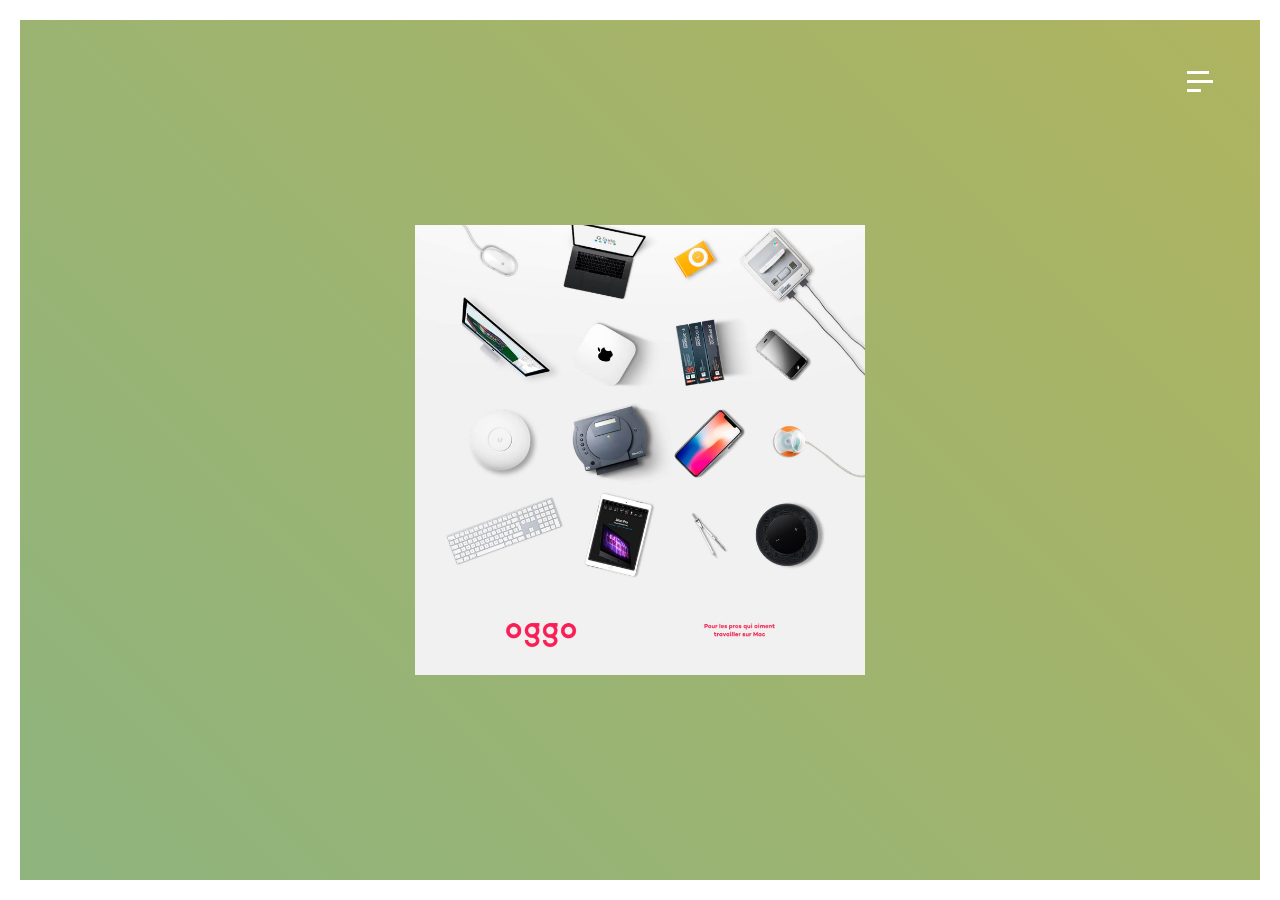
<file: index.html>
<!DOCTYPE html><html lang="en"><head><meta charset="UTF-8"><meta name="viewport" content="width=device-width, initial-scale=1.0"><title>Colorz test task</title><link rel="icon" href="favicon.ec13a82f.ico"><link rel="stylesheet" href="main.c46b3e0b.css"></head><body> <header class="header"> <button type="button" class="header__nav-btn nav-btn"> <div class="nav-btn__bar-wrapper"> <span class="nav-btn__bar"></span> <span class="nav-btn__bar"></span> <span class="nav-btn__bar"></span> </div> </button> </header> <main class="main"> <div class="square"> <div class="square__inner"> <img class="square__card square__card--front" src="promo.f229b7a1.jpg" alt="promo"> <video class="square__card square__card--back" preload="auto" loop autoplay muted> <source src="promo-hd.7092602e.mp4" type="video/mp4"> </video> </div> </div> </main> <script type="text/javascript" src="main.563fe0d1.js"></script> </body></html>
</file>
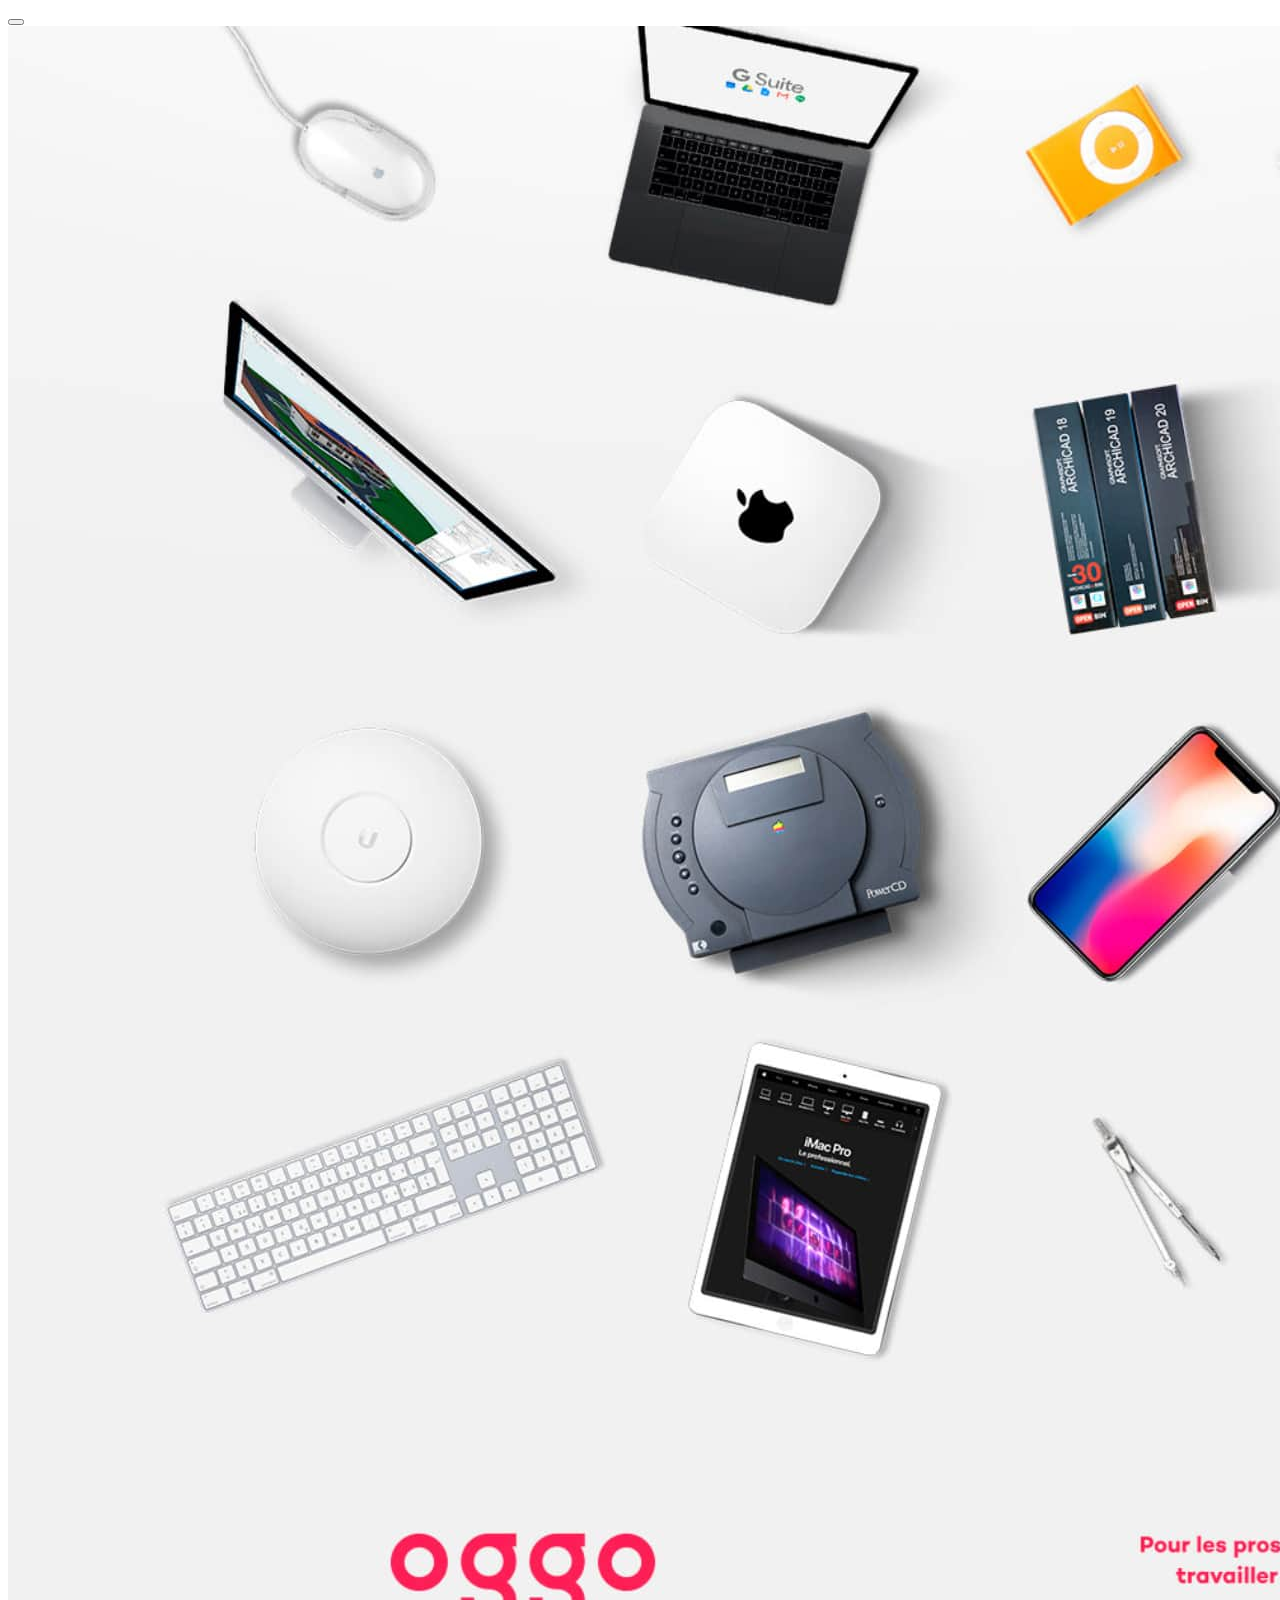
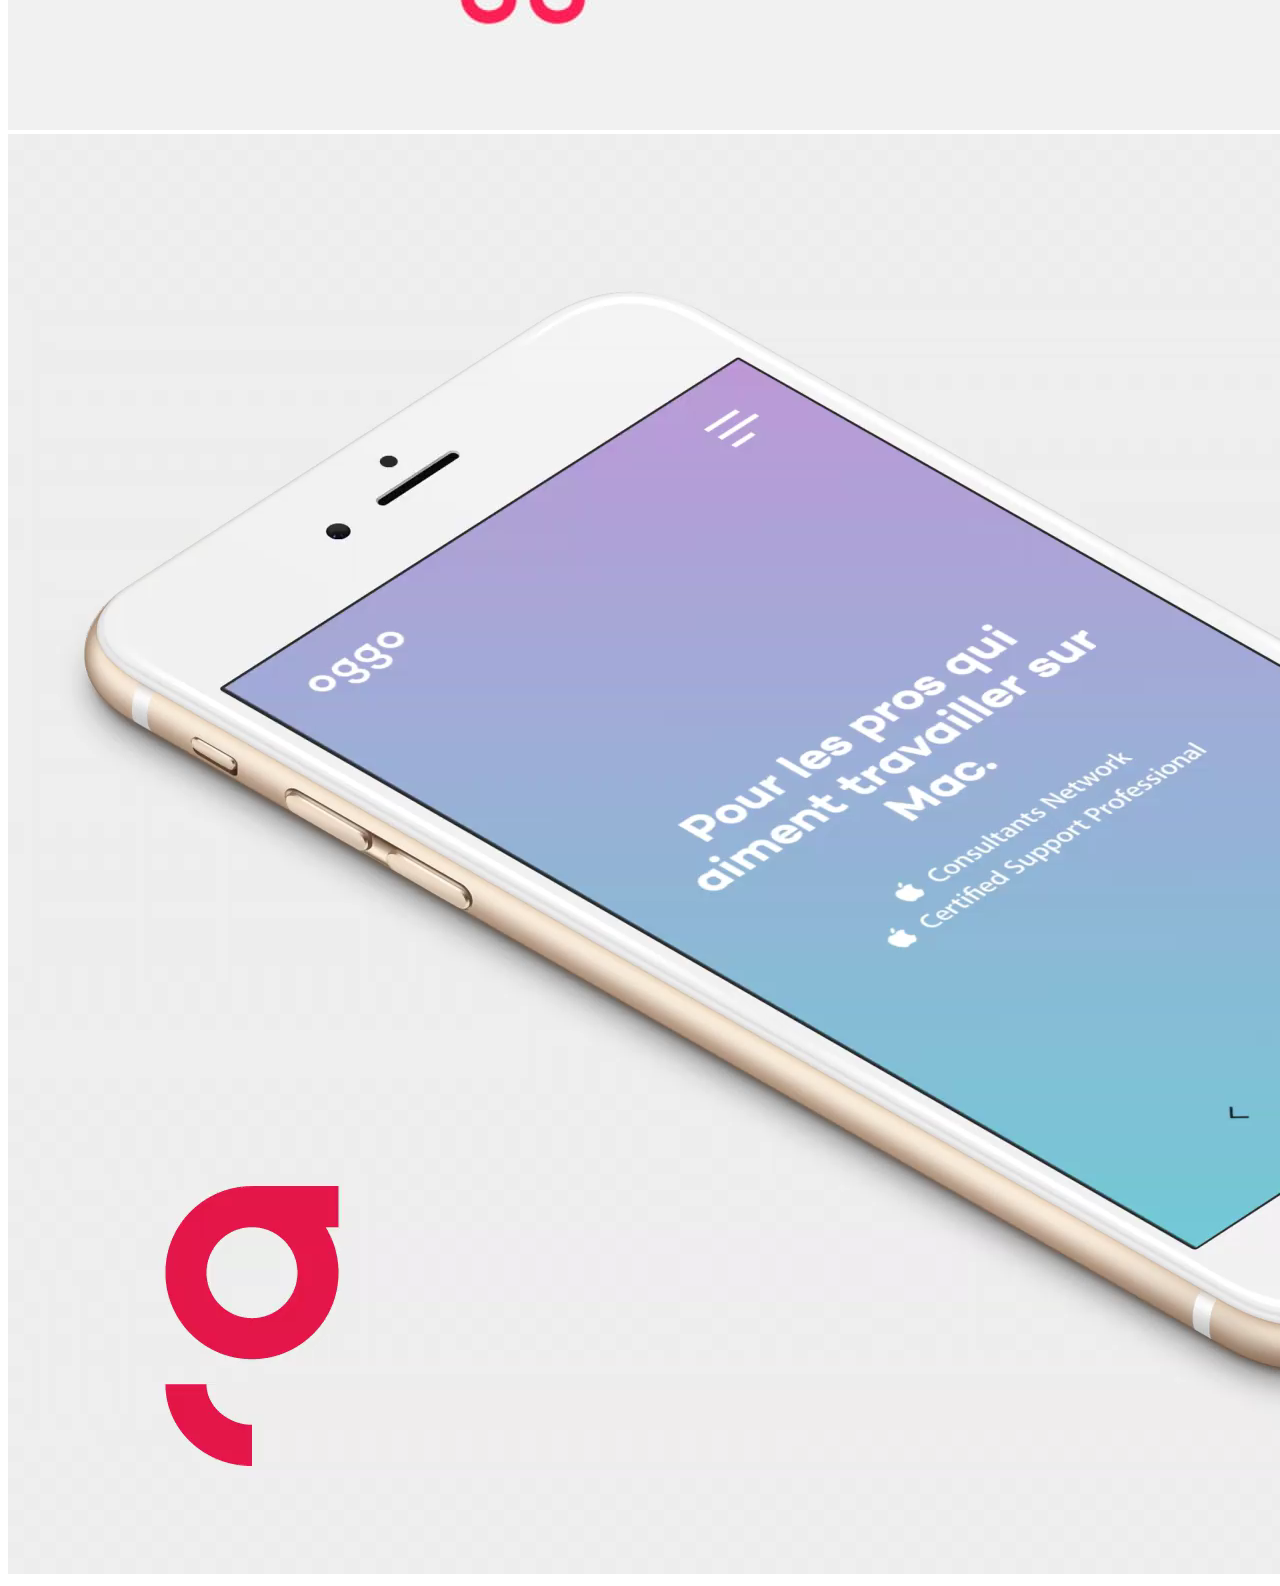
<file: src/index.html>
<!DOCTYPE html>
<html lang="en">
  <head>
    <meta charset="UTF-8">
    <meta name="viewport" content="width=device-width, initial-scale=1.0">
    <title>Colorz test task</title>
    <link rel="icon" href="images/favicon.ico">
    <link rel="stylesheet" href="./styles/main.scss">
  </head>
  <body>
    <header class="header">
      <button
        type="button"
        class="header__nav-btn nav-btn"
      >
      <div class="nav-btn__bar-wrapper">
        <span class="nav-btn__bar"></span>
        <span class="nav-btn__bar"></span>
        <span class="nav-btn__bar"></span>
      </div>
      </button>
    </header>

    <main class="main">
      <div class="square">
        <div class="square__inner">
          <img
            class="square__card square__card--front"
            src="images/promo.jpg"
            alt="promo"
          >

          <video
            class="square__card square__card--back"
            preload="auto"
            loop="true"
            autoplay="true"
            muted="muted"
          >
            <source src="images/promo-hd.mp4" type="video/mp4">
          </video>
        </div>
      </div>
    </main>
    <script type="text/javascript" src="scripts/main.js"></script>
  </body>
</html>
</file>
<file: main.c46b3e0b.css>
*{box-sizing:border-box}body{position:relative;padding:20px;margin:0;height:100vh}.main{display:flex;justify-content:center;align-items:center;height:100%;background:linear-gradient(45deg,#51b2d3,#82b48a,#aab464,#d6b438,#c8a0dc);background-size:500% 500%;animation:bgGradient 60s infinite}@keyframes bgGradient{0%{background-position:0 100%}50%{background-position:100% 0}to{background-position:0 100%}}.header{position:absolute;display:flex;justify-content:flex-end;right:20px;left:20px}.nav-btn{position:relative;width:114px;height:114px;background:transparent;border:none;cursor:pointer;transition:background .5s,width .5s,height .5s}.nav-btn:after{content:"";z-index:2;display:block;position:absolute;top:0;left:0;width:100%;background:transparent;height:100%}.nav-btn:focus{outline:none}.nav-btn--clicked,.nav-btn:hover{width:120px;height:120px;background:#e70d44}.nav-btn__bar-wrapper{position:absolute;top:51px;right:47px;width:26px;height:18px}.nav-btn__bar{display:block;margin-bottom:6px;height:3px;background:#fff;transition:width .5s,opacity .5s,transform .5s}.nav-btn__bar:first-child{width:85%}.nav-btn__bar:nth-child(2){width:100%}.nav-btn__bar:last-child{width:55%;margin-bottom:0}.nav-btn__bar--hovered:first-child{width:100%}.nav-btn__bar--hovered:nth-child(2){width:55%}.nav-btn__bar--hovered:last-child{width:85%;margin-bottom:0}.nav-btn__bar--clicked:first-child{width:100%;transform:translateY(10px) rotate(45deg)}.nav-btn__bar--clicked:nth-child(2){opacity:0;width:55%}.nav-btn__bar--clicked:last-child{width:100%;transform:translateY(-8px) rotate(-45deg)}.square{width:50vh;height:50vh;perspective:100vh}.square__inner{position:relative;width:100%;height:100%;transition:transform .5s;transform-style:preserve-3d;cursor:pointer}.square__inner--is-flipped{transform:rotateY(180deg)}.square__card{position:absolute;width:100%;height:100%;object-fit:cover;backface-visibility:hidden}.square__card--back{transform:rotateY(180deg)}
/*# sourceMappingURL=main.c46b3e0b.css.map */
</file>
